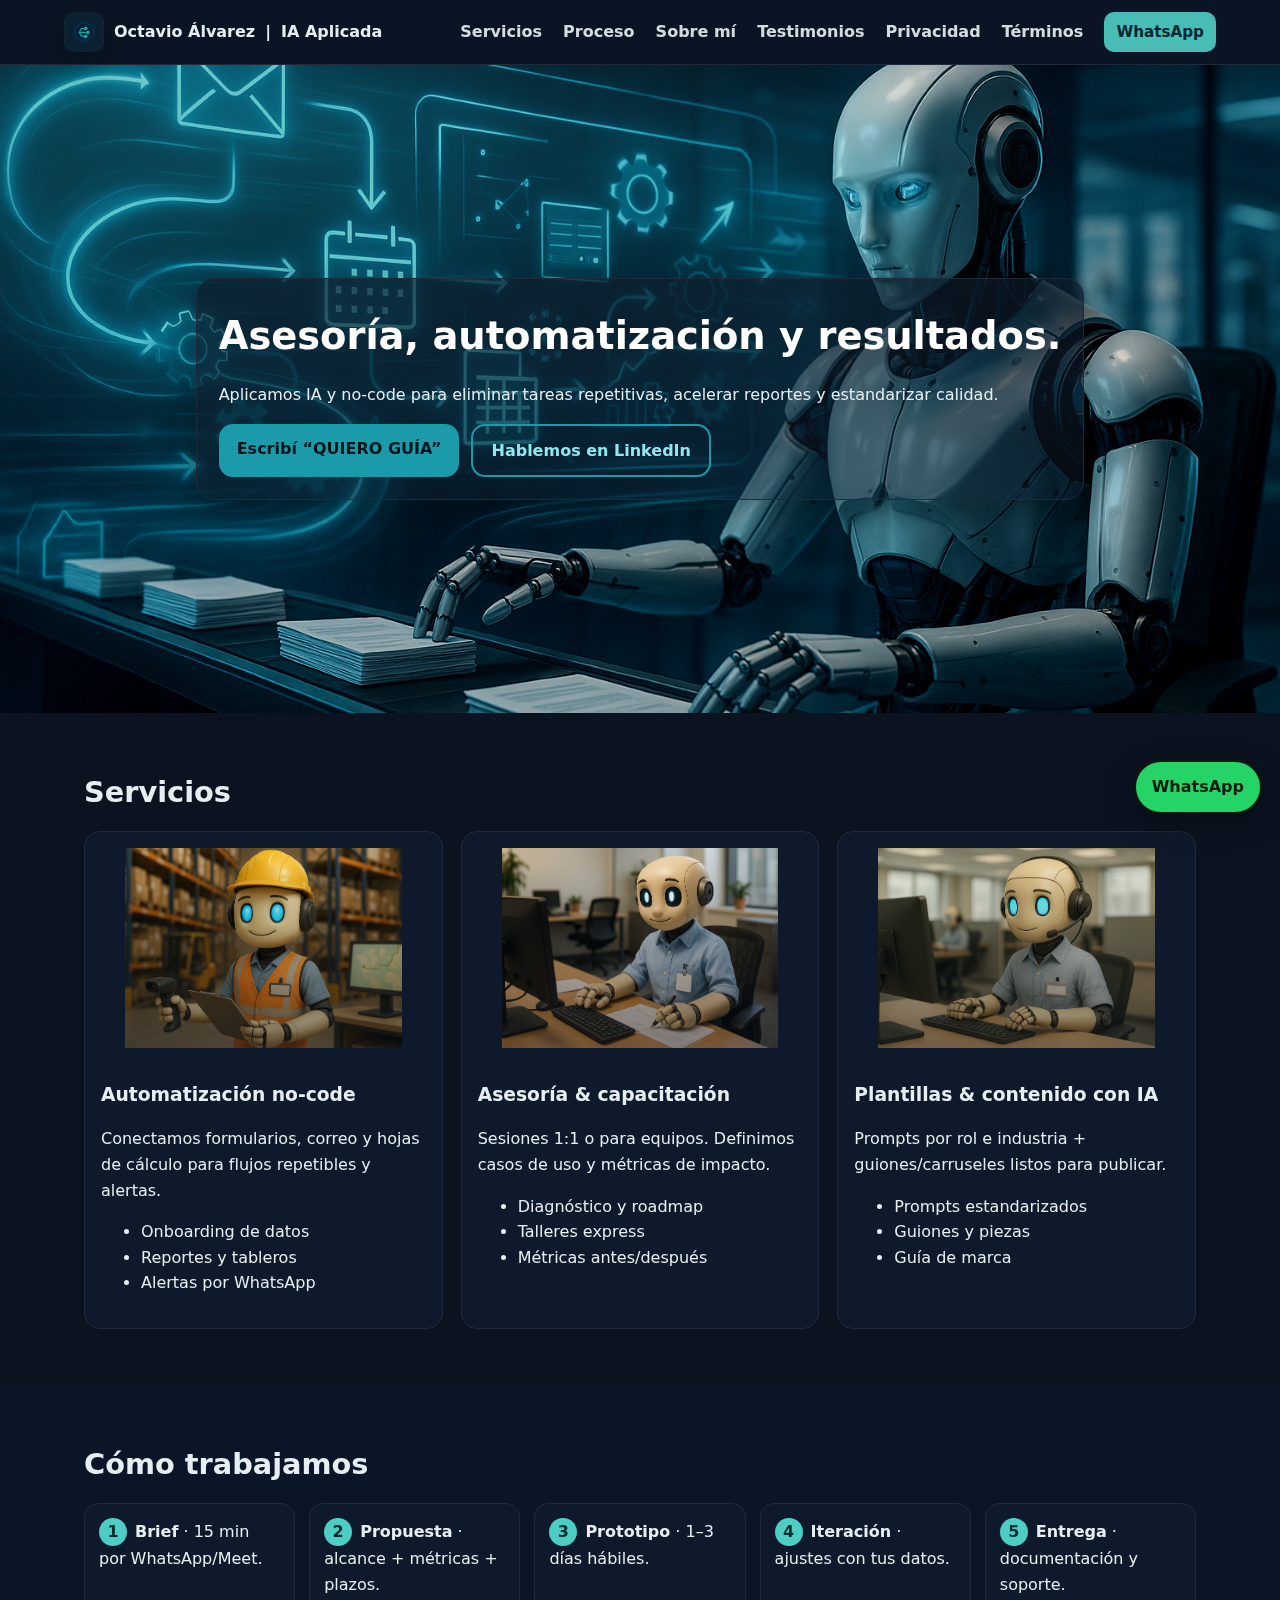
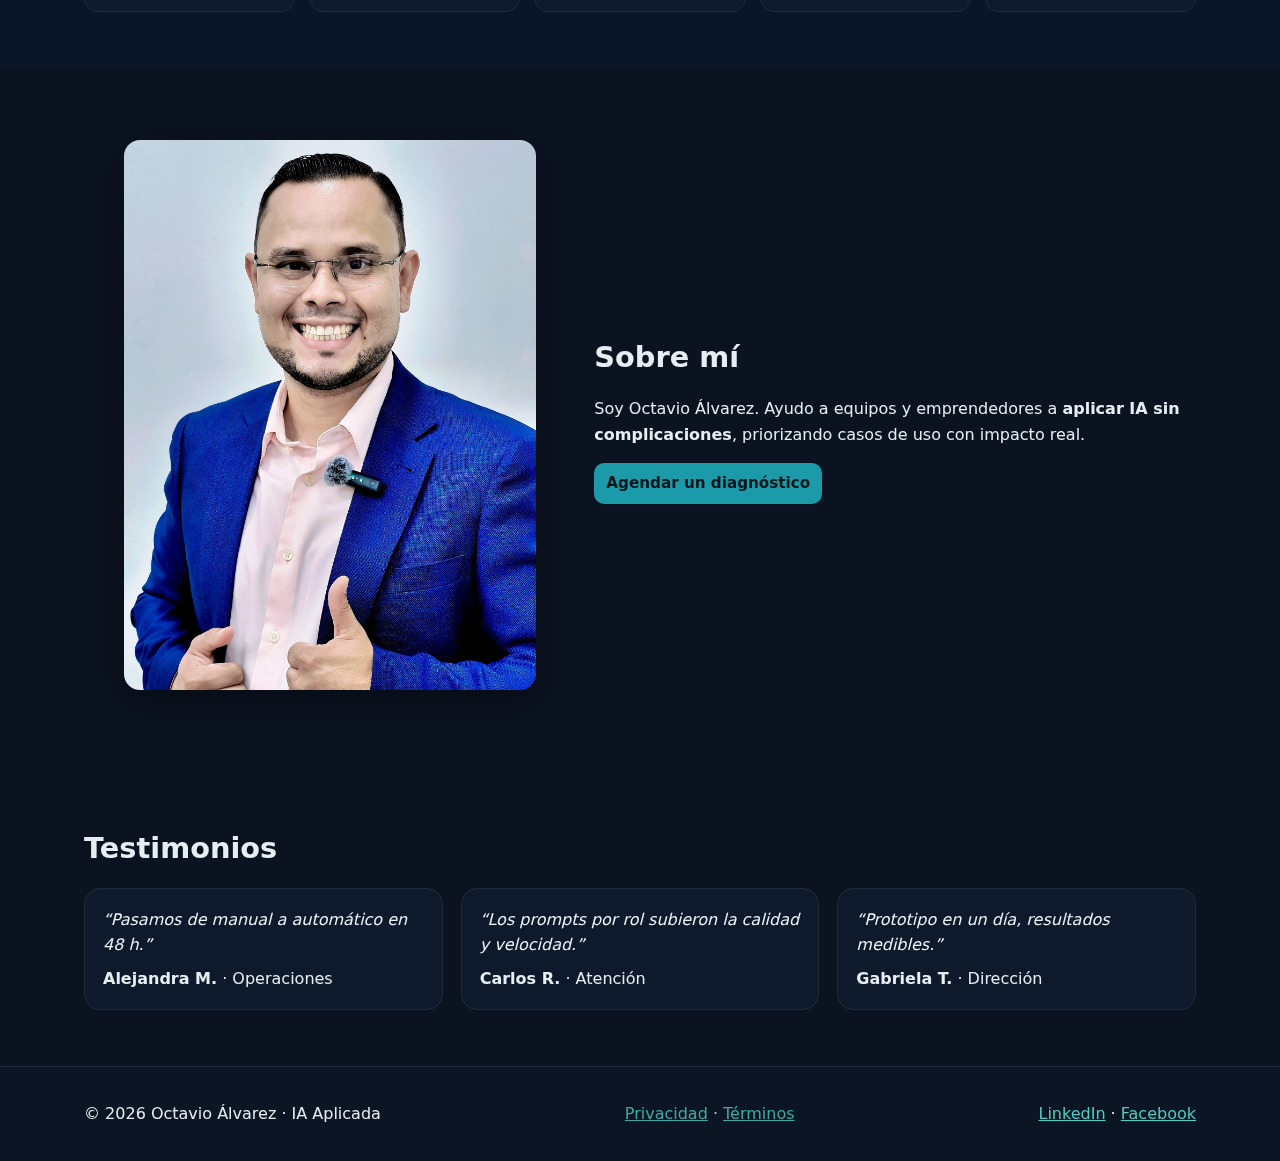
<file: index.html>
<!doctype html>
<html lang="es">
<head>
<meta charset="utf-8"><meta name="viewport" content="width=device-width, initial-scale=1">
<title>Octavio Álvarez – IA Aplicada</title>
<meta name="description" content="Asesoría, automatización y resultados con IA aplicada.">
<link rel="icon" href="assets/favicon.svg" type="image/svg+xml">
<link rel="stylesheet" href="styles.css">
<meta property="og:title" content="Octavio Álvarez – IA Aplicada">
<meta property="og:description" content="Asesoría, automatización y resultados con IA aplicada.">
<meta property="og:image" content="assets/hero.jpg">
</head>
<body>
<header class="site-header">
  <div class="container nav-wrap">
    <a class="brand" href="#inicio"><span class="logo"></span><strong>Octavio Álvarez</strong> <span class="pipe">|</span> <span class="accent">IA Aplicada</span></a>
    <nav class="nav">
      <a href="#servicios">Servicios</a>
      <a href="#proceso">Proceso</a>
      <a href="#sobre">Sobre mí</a>
      <a href="#testimonios">Testimonios</a>
      <a href="privacidad.html">Privacidad</a>
      <a href="terminos.html">Términos</a>
      <a class="btn sm" href="https://wa.me/50581351144?text=Hola%20Octavio%2C%20QUIERO%20GU%C3%8DA%20de%20IA" target="_blank" rel="noopener">WhatsApp</a>
    </nav>
  </div>
</header>

<main id="inicio">
  <section class="hero">
    <img class="hero-bg" src="assets/hero.jpg" alt="Portada — automatización e IA">
    <div class="container hero-grid">
      <div class="hero-copy glass">
        <h1>Asesoría, automatización y resultados.</h1>
        <p>Aplicamos IA y no‑code para eliminar tareas repetitivas, acelerar reportes y estandarizar calidad.</p>
        <div class="cta-row">
          <a class="btn" href="https://wa.me/50581351144?text=Hola%20Octavio%2C%20QUIERO%20GU%C3%8DA%20de%20IA" target="_blank" rel="noopener">Escribí “QUIERO GUÍA”</a>
          <a class="btn ghost" href="https://www.linkedin.com/in/octavioalvarezalvarez" target="_blank" rel="noopener">Hablemos en LinkedIn</a>
        </div>
      </div>
    </div>
  </section>

  <section id="servicios" class="section">
    <div class="container">
      <h2>Servicios</h2>
      <div class="services">
        <article class="service">
          <figure class="media"><img src="assets/serv-automatizacion.jpg" alt="Automatización no-code en logística"></figure>
          <div class="body">
            <h3>Automatización no‑code</h3>
            <p>Conectamos formularios, correo y hojas de cálculo para flujos repetibles y alertas.</p>
            <ul><li>Onboarding de datos</li><li>Reportes y tableros</li><li>Alertas por WhatsApp</li></ul>
          </div>
        </article>
        <article class="service">
          <figure class="media"><img src="assets/serv-asesoria.jpg" alt="Asesoría y capacitación para equipos de oficina"></figure>
          <div class="body">
            <h3>Asesoría & capacitación</h3>
            <p>Sesiones 1:1 o para equipos. Definimos casos de uso y métricas de impacto.</p>
            <ul><li>Diagnóstico y roadmap</li><li>Talleres express</li><li>Métricas antes/después</li></ul>
          </div>
        </article>
        <article class="service">
          <figure class="media"><img src="assets/serv-ia.jpg" alt="Plantillas & contenido asistido por IA para atención"></figure>
          <div class="body">
            <h3>Plantillas & contenido con IA</h3>
            <p>Prompts por rol e industria + guiones/carruseles listos para publicar.</p>
            <ul><li>Prompts estandarizados</li><li>Guiones y piezas</li><li>Guía de marca</li></ul>
          </div>
        </article>
      </div>
    </div>
  </section>

  <section id="proceso" class="section alt">
    <div class="container">
      <h2>Cómo trabajamos</h2>
      <ol class="timeline">
        <li><span>1</span><strong>Brief</strong> · 15 min por WhatsApp/Meet.</li>
        <li><span>2</span><strong>Propuesta</strong> · alcance + métricas + plazos.</li>
        <li><span>3</span><strong>Prototipo</strong> · 1–3 días hábiles.</li>
        <li><span>4</span><strong>Iteración</strong> · ajustes con tus datos.</li>
        <li><span>5</span><strong>Entrega</strong> · documentación y soporte.</li>
      </ol>
    </div>
  </section>

  <section id="sobre" class="section">
    <div class="container about">
      <figure class="about-photo"><img src="assets/octavio.jpg" alt="Octavio Álvarez – asesor en IA"></figure>
      <div class="about-text">
        <h2>Sobre mí</h2>
        <p>Soy Octavio Álvarez. Ayudo a equipos y emprendedores a <strong>aplicar IA sin complicaciones</strong>, priorizando casos de uso con impacto real.</p>
        <div class="cta-row"><a class="btn sm" href="https://wa.me/50581351144?text=Hola%20Octavio%2C%20QUIERO%20GU%C3%8DA%20de%20IA" target="_blank" rel="noopener">Agendar un diagnóstico</a></div>
      </div>
    </div>
  </section>

  <section id="testimonios" class="section">
    <div class="container">
      <h2>Testimonios</h2>
      <div class="testimonials">
        <figure><blockquote>“Pasamos de manual a automático en 48 h.”</blockquote><figcaption><strong>Alejandra M.</strong> · Operaciones</figcaption></figure>
        <figure><blockquote>“Los prompts por rol subieron la calidad y velocidad.”</blockquote><figcaption><strong>Carlos R.</strong> · Atención</figcaption></figure>
        <figure><blockquote>“Prototipo en un día, resultados medibles.”</blockquote><figcaption><strong>Gabriela T.</strong> · Dirección</figcaption></figure>
      </div>
    </div>
  </section>
</main>

<footer class="site-footer">
  <div class="container footer-grid">
    <p>© <span id="year"></span> Octavio Álvarez · IA Aplicada</p>
    <p class="small"><a href="privacidad.html">Privacidad</a> · <a href="terminos.html">Términos</a></p>
    <div class="social"><a href="https://www.linkedin.com/in/octavioalvarezalvarez" target="_blank" rel="noopener">LinkedIn</a> · <a href="https://www.facebook.com/profile.php?id=61581828868331" target="_blank" rel="noopener">Facebook</a></div>
  </div>
  <a class="floating-cta" href="https://wa.me/50581351144?text=Hola%20Octavio%2C%20QUIERO%20GU%C3%8DA%20de%20IA" target="_blank" rel="noopener" aria-label="Contactar por WhatsApp">WhatsApp</a>
</footer>

<script>document.getElementById('year').textContent=new Date().getFullYear()</script>
</body>
</html>
</file>
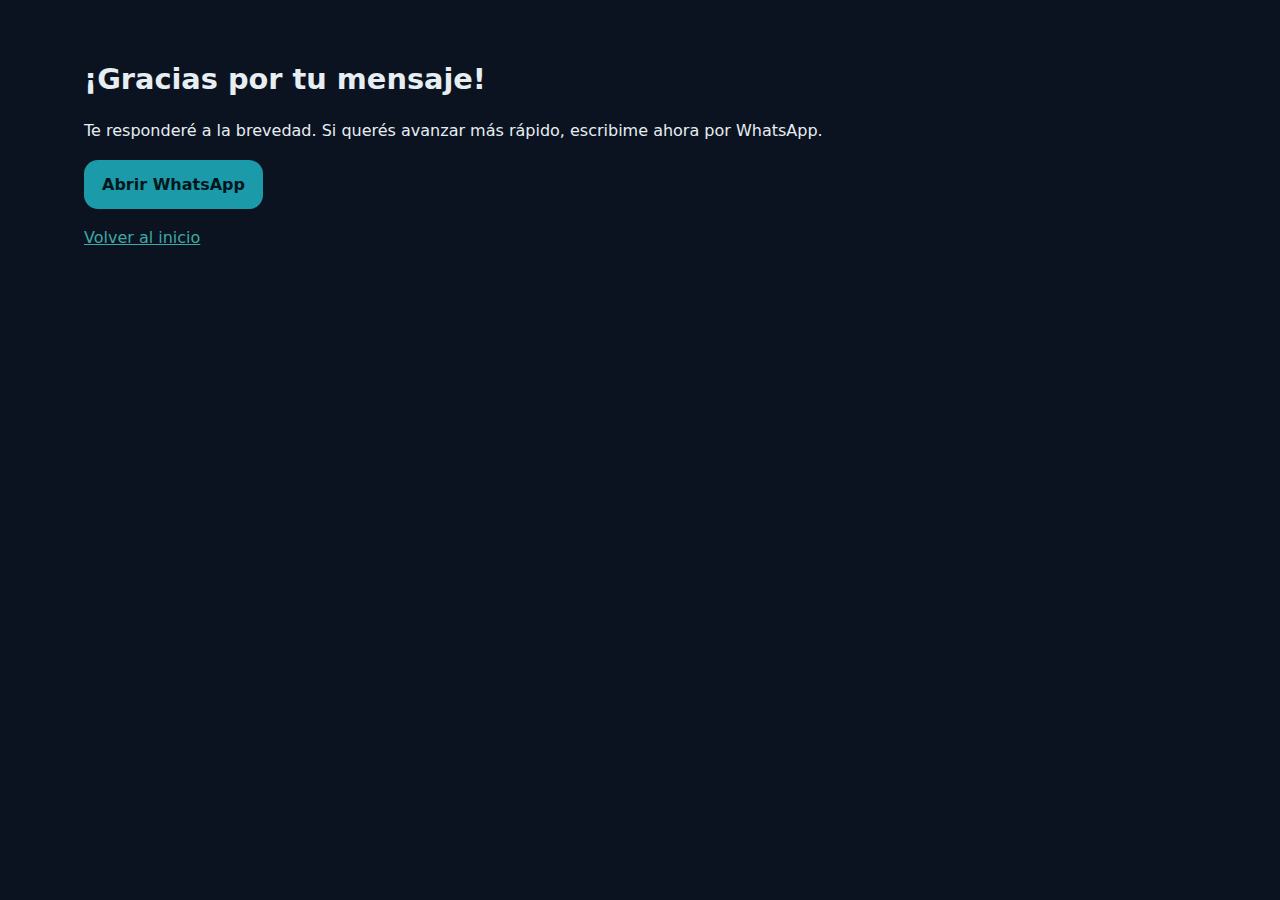
<file: gracias.html>
<!doctype html><html lang="es"><head>
<meta charset="utf-8"><meta name="viewport" content="width=device-width, initial-scale=1">
<title>¡Gracias! | IA Aplicada</title>
<link rel="stylesheet" href="styles.css"></head>
<body>
<section class="section"><div class="container">
<h2>¡Gracias por tu mensaje!</h2>
<p>Te responderé a la brevedad. Si querés avanzar más rápido, escribime ahora por WhatsApp.</p>
<p><a class="btn" href="https://wa.me/50581351144?text=Hola%20Octavio%2C%20QUIERO%20GU%C3%8DA%20de%20IA" target="_blank" rel="noopener">Abrir WhatsApp</a></p>
<p class="small"><a href="index.html">Volver al inicio</a></p>
</div></section></body></html>
</file>
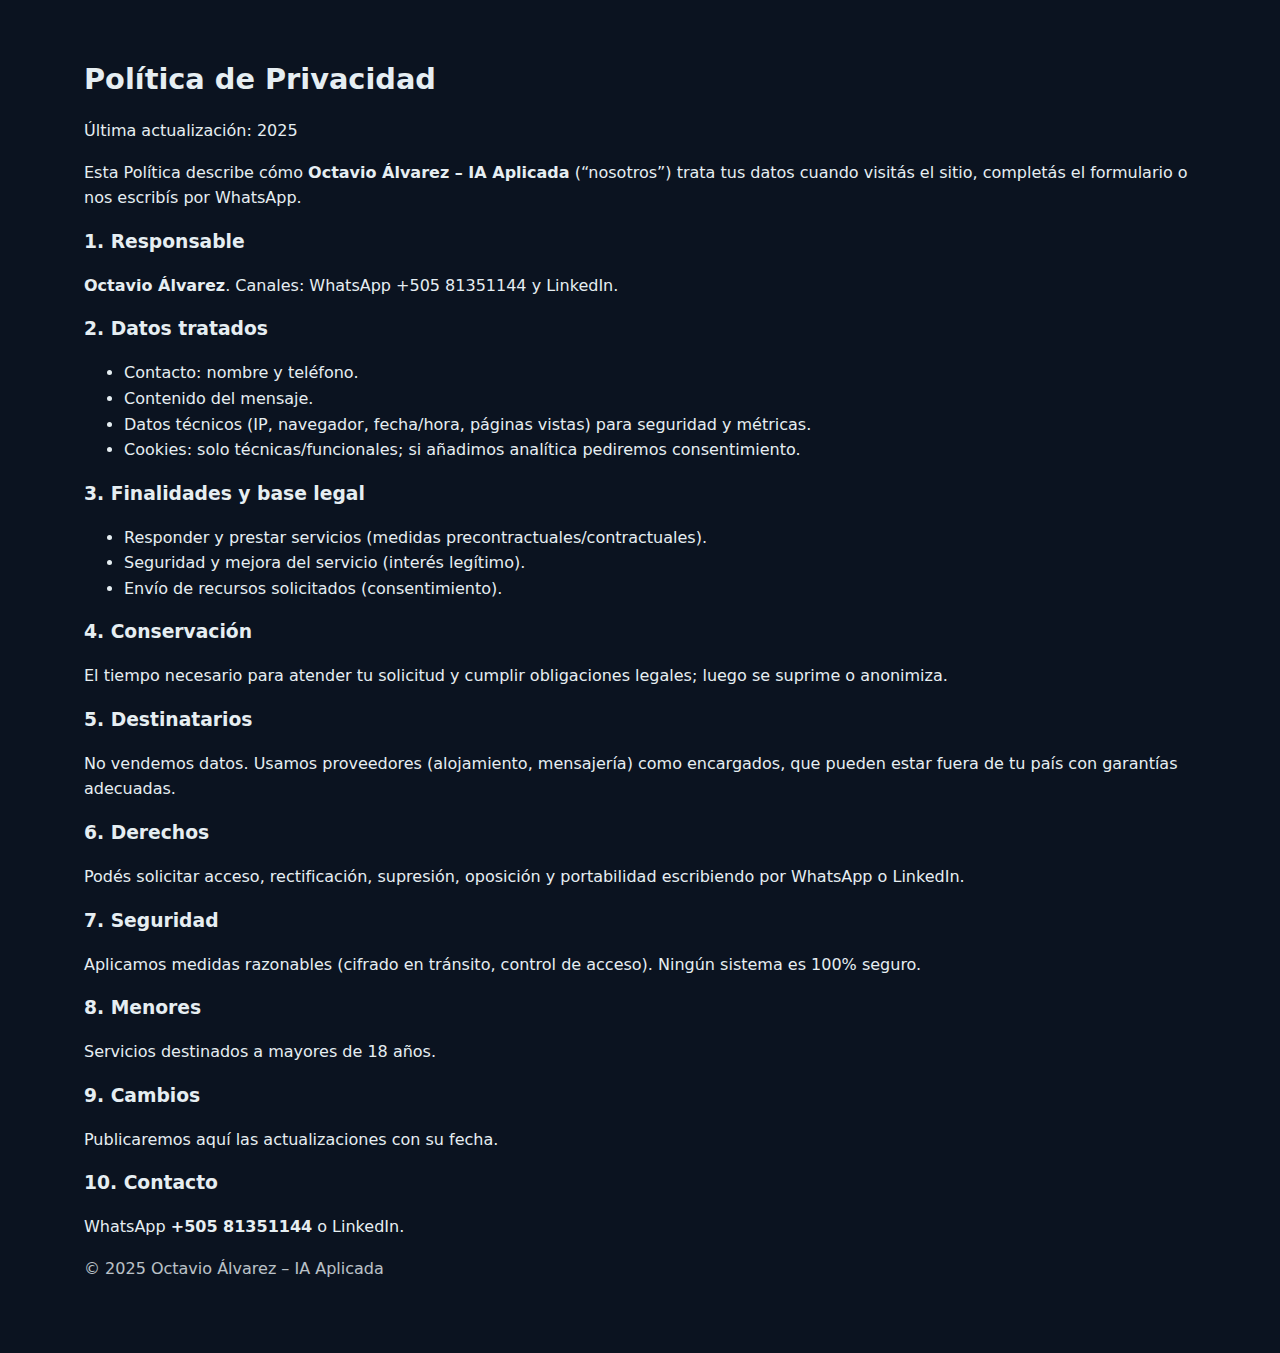
<file: privacidad.html>
<!doctype html><html lang="es"><head>
<meta charset="utf-8"><meta name="viewport" content="width=device-width, initial-scale=1">
<title>Política de Privacidad | IA Aplicada</title>
<link rel="stylesheet" href="styles.css"></head><body>
<section class="section"><div class="container">
<h2>Política de Privacidad</h2>
<p>Última actualización: 2025</p>
<p>Esta Política describe cómo <strong>Octavio Álvarez – IA Aplicada</strong> (“nosotros”) trata tus datos cuando visitás el sitio, completás el formulario o nos escribís por WhatsApp.</p>
<h3>1. Responsable</h3><p><strong>Octavio Álvarez</strong>. Canales: WhatsApp +505 81351144 y LinkedIn.</p>
<h3>2. Datos tratados</h3>
<ul><li>Contacto: nombre y teléfono.</li><li>Contenido del mensaje.</li><li>Datos técnicos (IP, navegador, fecha/hora, páginas vistas) para seguridad y métricas.</li><li>Cookies: solo técnicas/funcionales; si añadimos analítica pediremos consentimiento.</li></ul>
<h3>3. Finalidades y base legal</h3>
<ul><li>Responder y prestar servicios (medidas precontractuales/contractuales).</li><li>Seguridad y mejora del servicio (interés legítimo).</li><li>Envío de recursos solicitados (consentimiento).</li></ul>
<h3>4. Conservación</h3><p>El tiempo necesario para atender tu solicitud y cumplir obligaciones legales; luego se suprime o anonimiza.</p>
<h3>5. Destinatarios</h3><p>No vendemos datos. Usamos proveedores (alojamiento, mensajería) como encargados, que pueden estar fuera de tu país con garantías adecuadas.</p>
<h3>6. Derechos</h3><p>Podés solicitar acceso, rectificación, supresión, oposición y portabilidad escribiendo por WhatsApp o LinkedIn.</p>
<h3>7. Seguridad</h3><p>Aplicamos medidas razonables (cifrado en tránsito, control de acceso). Ningún sistema es 100% seguro.</p>
<h3>8. Menores</h3><p>Servicios destinados a mayores de 18 años.</p>
<h3>9. Cambios</h3><p>Publicaremos aquí las actualizaciones con su fecha.</p>
<h3>10. Contacto</h3><p>WhatsApp <strong>+505 81351144</strong> o LinkedIn.</p>
<p class="small">© 2025 Octavio Álvarez – IA Aplicada</p>
</div></section></body></html>
</file>
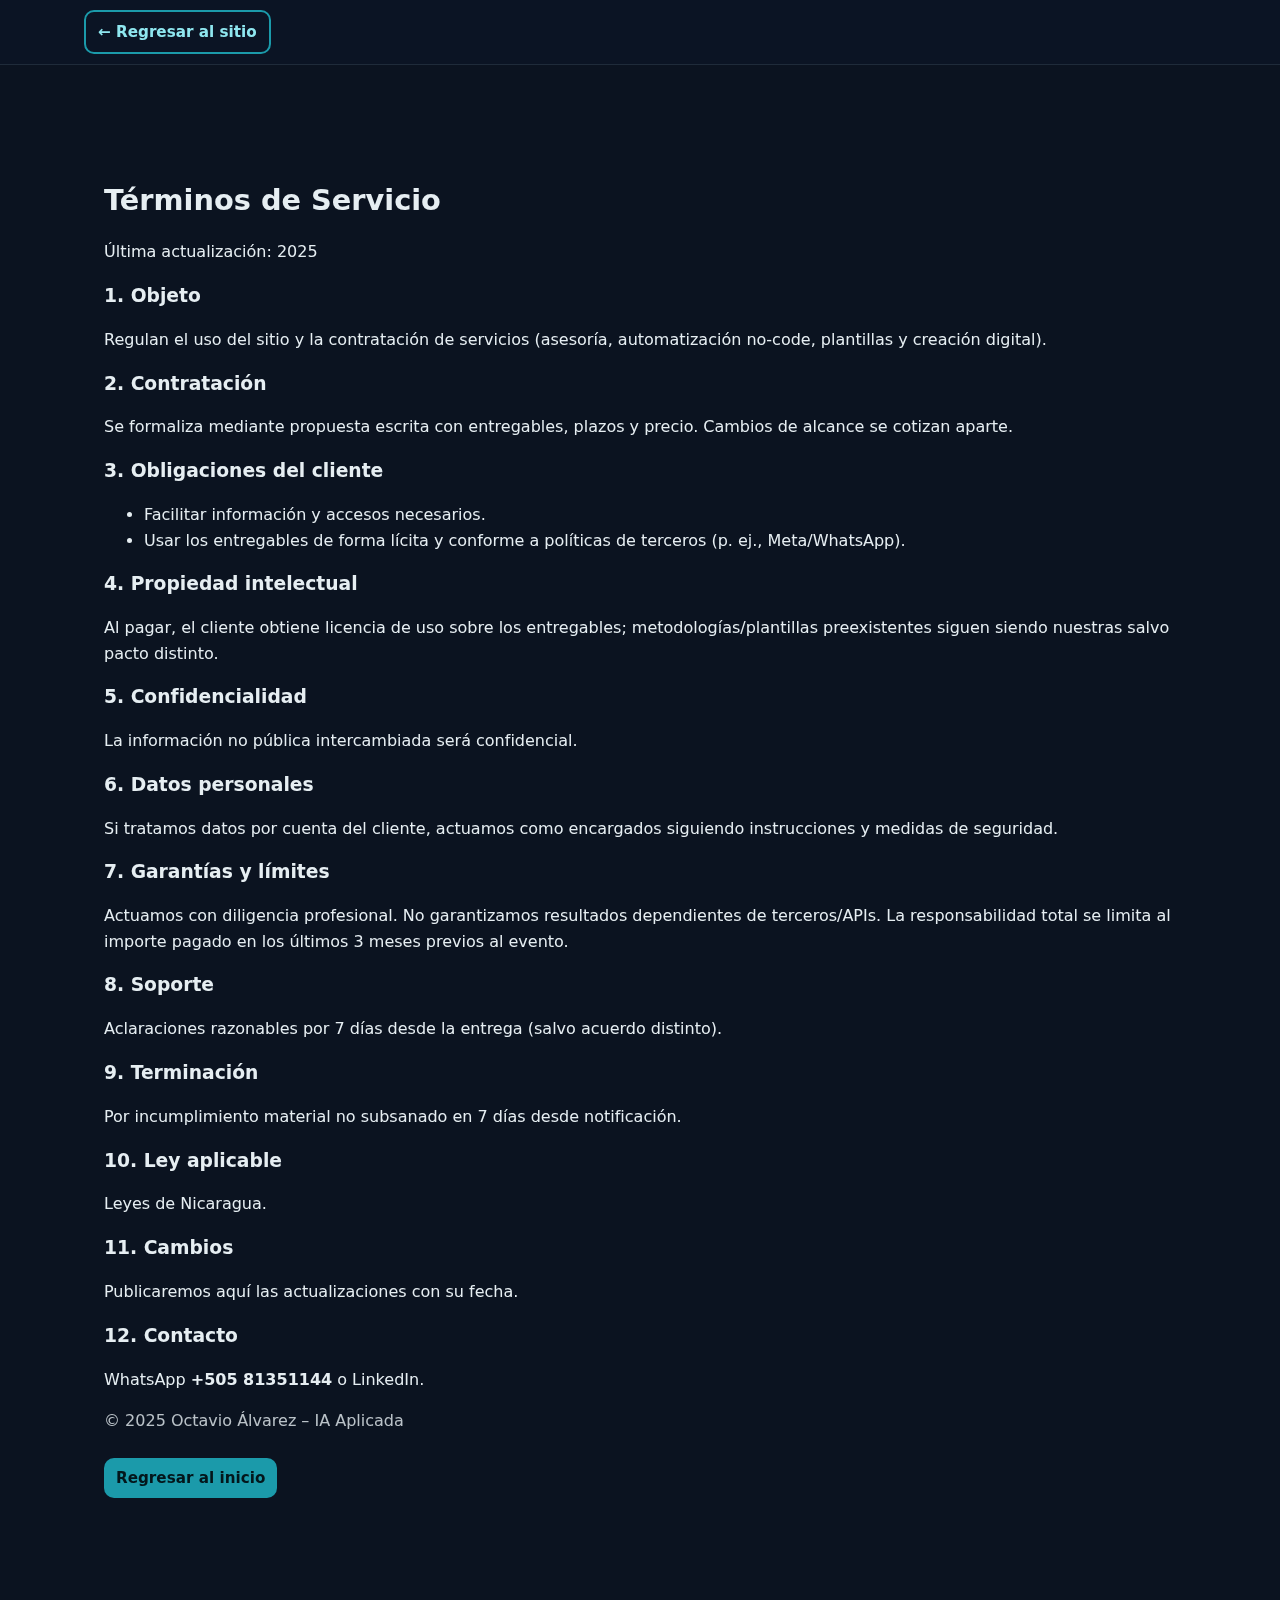
<file: terminos.html>
<!doctype html><html lang="es"><head>
<meta charset="utf-8"><meta name="viewport" content="width=device-width, initial-scale=1">
<title>Términos de Servicio | IA Aplicada</title>
<link rel="stylesheet" href="styles.css"></head>
  <body>
    <div class="back-bar">
  <div class="container">
    <a class="btn sm ghost back-link" href="index.html#inicio">← Regresar al sitio</a>
  </div>
</div>
<section class="section"><div class="container">
<section class="section"><div class="container">
<h2>Términos de Servicio</h2>
<p>Última actualización: 2025</p>
<h3>1. Objeto</h3><p>Regulan el uso del sitio y la contratación de servicios (asesoría, automatización no‑code, plantillas y creación digital).</p>
<h3>2. Contratación</h3><p>Se formaliza mediante propuesta escrita con entregables, plazos y precio. Cambios de alcance se cotizan aparte.</p>
<h3>3. Obligaciones del cliente</h3><ul><li>Facilitar información y accesos necesarios.</li><li>Usar los entregables de forma lícita y conforme a políticas de terceros (p. ej., Meta/WhatsApp).</li></ul>
<h3>4. Propiedad intelectual</h3><p>Al pagar, el cliente obtiene licencia de uso sobre los entregables; metodologías/plantillas preexistentes siguen siendo nuestras salvo pacto distinto.</p>
<h3>5. Confidencialidad</h3><p>La información no pública intercambiada será confidencial.</p>
<h3>6. Datos personales</h3><p>Si tratamos datos por cuenta del cliente, actuamos como encargados siguiendo instrucciones y medidas de seguridad.</p>
<h3>7. Garantías y límites</h3><p>Actuamos con diligencia profesional. No garantizamos resultados dependientes de terceros/APIs. La responsabilidad total se limita al importe pagado en los últimos 3 meses previos al evento.</p>
<h3>8. Soporte</h3><p>Aclaraciones razonables por 7 días desde la entrega (salvo acuerdo distinto).</p>
<h3>9. Terminación</h3><p>Por incumplimiento material no subsanado en 7 días desde notificación.</p>
<h3>10. Ley aplicable</h3><p>Leyes de Nicaragua.</p>
<h3>11. Cambios</h3><p>Publicaremos aquí las actualizaciones con su fecha.</p>
<h3>12. Contacto</h3><p>WhatsApp <strong>+505 81351144</strong> o LinkedIn.</p>
<p class="small">© 2025 Octavio Álvarez – IA Aplicada</p>
  <p class="back-bottom">
  <a class="btn sm" href="index.html#inicio">Regresar al inicio</a>
</p>
</div></section></body></html>
</file>
<file: styles.css>
/* v3 styles */
:root{--bg:#0b1320;--panel:#0e1a2b;--ink:#e6eef2;--muted:#b9c7d3;--azul:#1B9AAA;--teal:#4ECDC4;--line:#1f2b3a}
*{box-sizing:border-box}html,body{margin:0;padding:0}body{background:var(--bg);color:var(--ink);font-family:Inter,system-ui,Segoe UI,Roboto,Arial,sans-serif;line-height:1.6}
a{color:var(--teal)}.container{max-width:1152px;margin:0 auto;padding:0 20px}
.site-header{position:sticky;top:0;z-index:20;background:#0b1524cc;backdrop-filter:saturate(120%) blur(8px);border-bottom:1px solid var(--line)}
.nav-wrap{display:flex;align-items:center;justify-content:space-between;padding:12px 0}
.brand{display:flex;align-items:center;gap:10px;text-decoration:none;color:var(--ink);font-weight:800}
.logo{width:40px;height:40px;border-radius:10px;background: #0b2030 url('assets/logo-ia.png') center/80% no-repeat;box-shadow: inset 0 0 0 2px #123, 0 10px 30px rgba(0,0,0,.25);}.nav a{color:var(--ink);text-decoration:none;margin-left:16px;font-weight:700;opacity:.92}
.nav .btn{background:var(--teal);color:#032b33;padding:8px 14px;border-radius:10px}
.hero{position:relative;min-height:72vh;display:grid;align-items:center}
.hero-bg{position:absolute;inset:0;width:100%;height:100%;object-fit:cover;filter:grayscale(10%) contrast(115%) brightness(.85)}
.hero:after{content:"";position:absolute;inset:0;background:radial-gradient(900px 400px at 15% 10%, rgba(27,154,170,.35), transparent)}
.hero .hero-grid{position:relative;z-index:1}
.glass{background:linear-gradient(180deg, rgba(13,27,42,.7), rgba(13,27,42,.45));border:1px solid var(--line);border-radius:18px;padding:22px;box-shadow:0 10px 40px rgba(0,0,0,.35)}
h1{font-size:2.4rem;margin:.2rem 0 0;color:#fff}h2{font-size:1.8rem;margin:0 0 16px}h3{margin:0 0 8px}
.btn{display:inline-block;background:var(--azul);color:#03161b;text-decoration:none;padding:12px 18px;border-radius:14px;font-weight:800}
.btn.ghost{background:transparent;border:2px solid var(--azul);color:#8fe7f0}.btn.sm{padding:8px 12px;border-radius:10px;font-weight:800;font-size:.95rem}
.cta-row{display:flex;gap:12px;flex-wrap:wrap}
.section{padding:56px 0}.section.alt{background:#0a1627}
.services{display:grid;grid-template-columns:repeat(3,1fr);gap:18px}
.service{background:var(--panel);border:1px solid var(--line);border-radius:16px;overflow:hidden}
.service .media{height:200px;background:#0d1b2a;position:relative}
.service .media:after{content:"";position:absolute;inset:0;background:linear-gradient(180deg,transparent,rgba(11,21,34,.45))}
.service .media img{width:100%;height:100%;object-fit:cover}.service .body{padding:16px}
.timeline{list-style:none;display:grid;grid-template-columns:repeat(5,1fr);gap:14px;padding:0;margin:0}
.timeline li{background:var(--panel);border:1px solid var(--line);border-radius:14px;padding:14px}
.timeline span{display:inline-grid;place-items:center;width:28px;height:28px;border-radius:999px;background:var(--teal);color:#042b2e;font-weight:800;margin-right:8px}
.about{display:grid;grid-template-columns:0.9fr 1.1fr;gap:18px;align-items:center}
.about-photo img{border-radius:16px;box-shadow:0 10px 40px rgba(0,0,0,.35);width:100%;height:auto;object-fit:cover}
.testimonials{display:grid;grid-template-columns:repeat(3,1fr);gap:18px}
.testimonials figure{background:var(--panel);border:1px solid var(--line);border-radius:16px;padding:18px;margin:0}
.testimonials blockquote{margin:0 0 8px;color:#eaf2f7;font-style:italic}
.site-footer{background:#0b1524;border-top:1px solid var(--line);padding:18px 0}
.footer-grid{display:flex;justify-content:space-between;align-items:center;gap:12px;flex-wrap:wrap}.small{opacity:.8}
.floating-cta{position:fixed;right:calc(env(safe-area-inset-right,0px) + 18px);bottom:calc(env(safe-area-inset-bottom,0px) + 86px);background:#25D366;color:#0b1a13;padding:12px 16px;font-weight:800;border-radius:999px;text-decoration:none;border:2px solid #0b1a13;box-shadow:0 8px 30px rgba(0,0,0,.35);z-index:50}
@media (max-width:960px){.services,.testimonials,.timeline,.about{grid-template-columns:1fr}.floating-cta{right:calc(env(safe-area-inset-right,0px) + 14px);bottom:calc(env(safe-area-inset-bottom,0px) + 94px)}}
@media (max-height:560px){.floating-cta{display:none}}
/* Barra de regreso para páginas legales */
.back-bar{
  position: sticky;
  top: 0;
  z-index: 15;
  background: #0b1524cc;
  backdrop-filter: saturate(120%) blur(8px);
  border-bottom: 1px solid var(--line);
  padding: 10px 0;
}
.back-link{ display:inline-flex; align-items:center; gap:6px; }
.back-bottom{ margin-top: 24px; }
</file>
